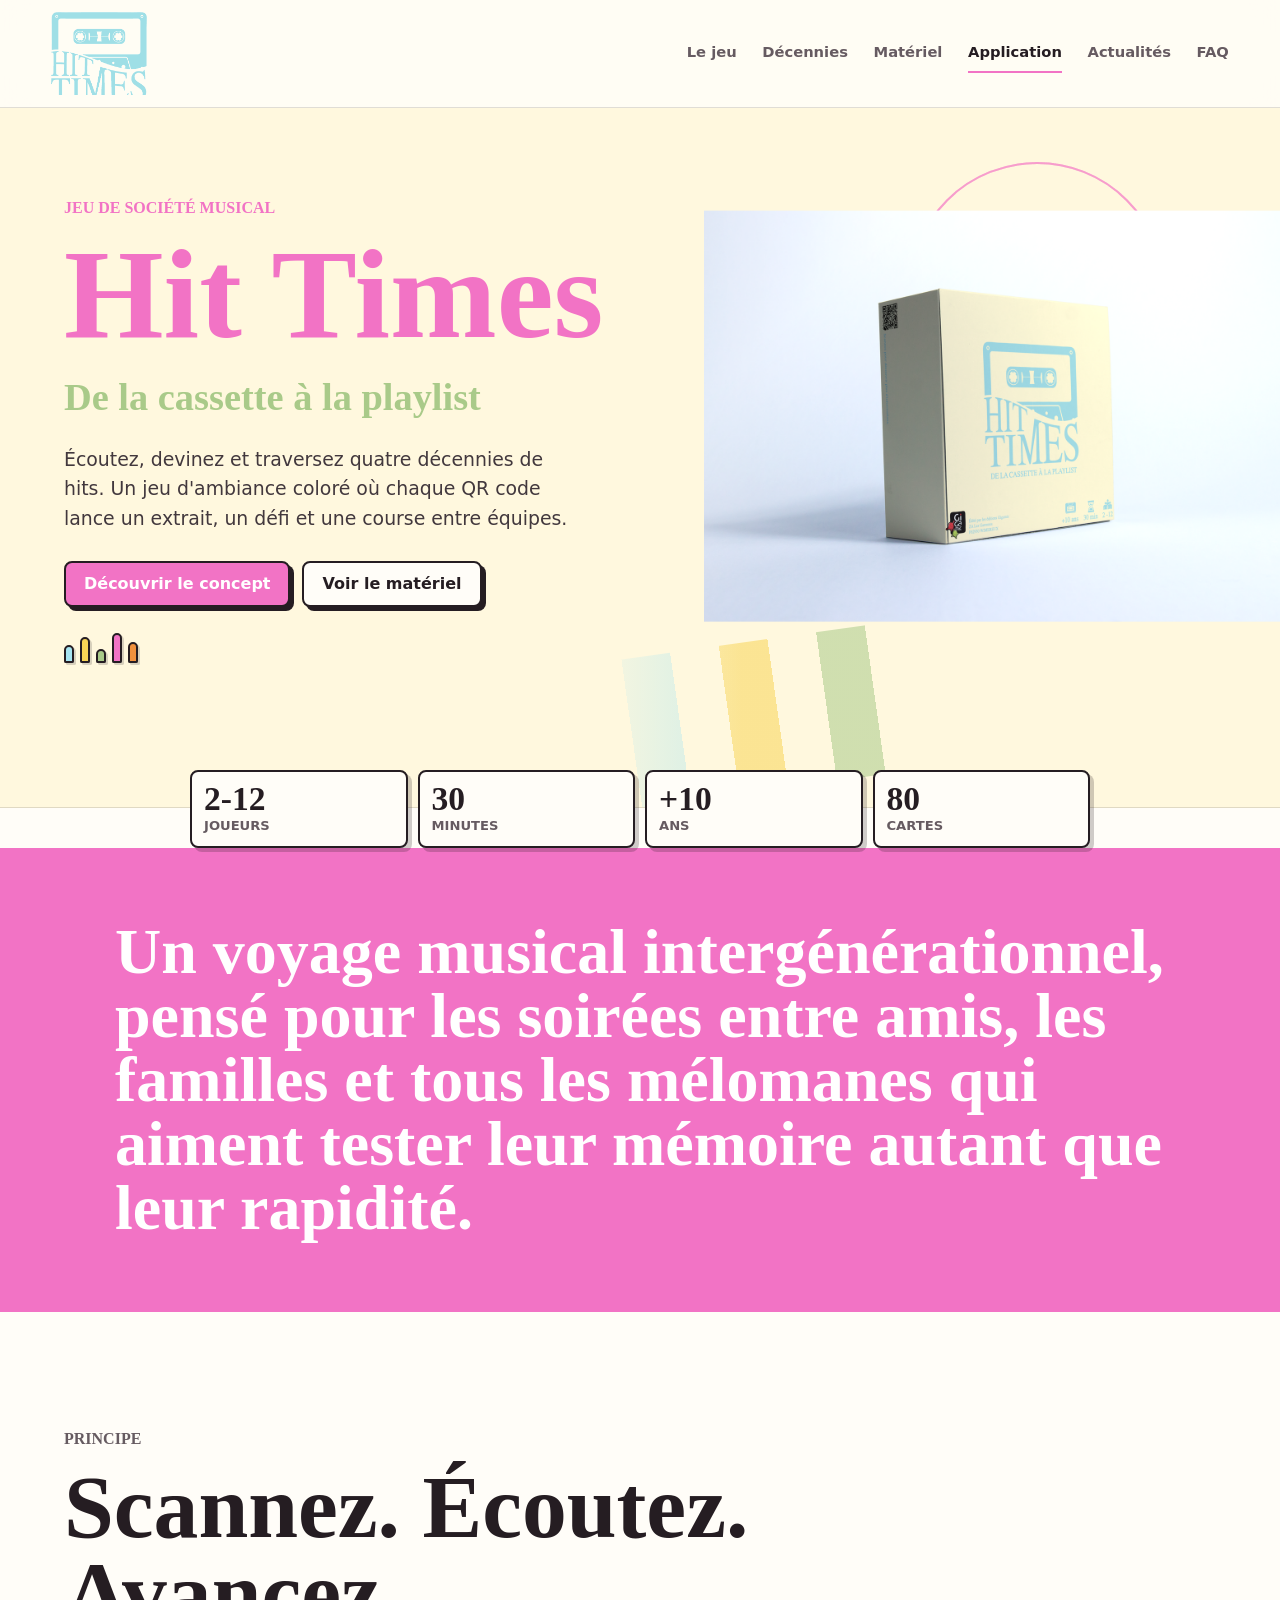
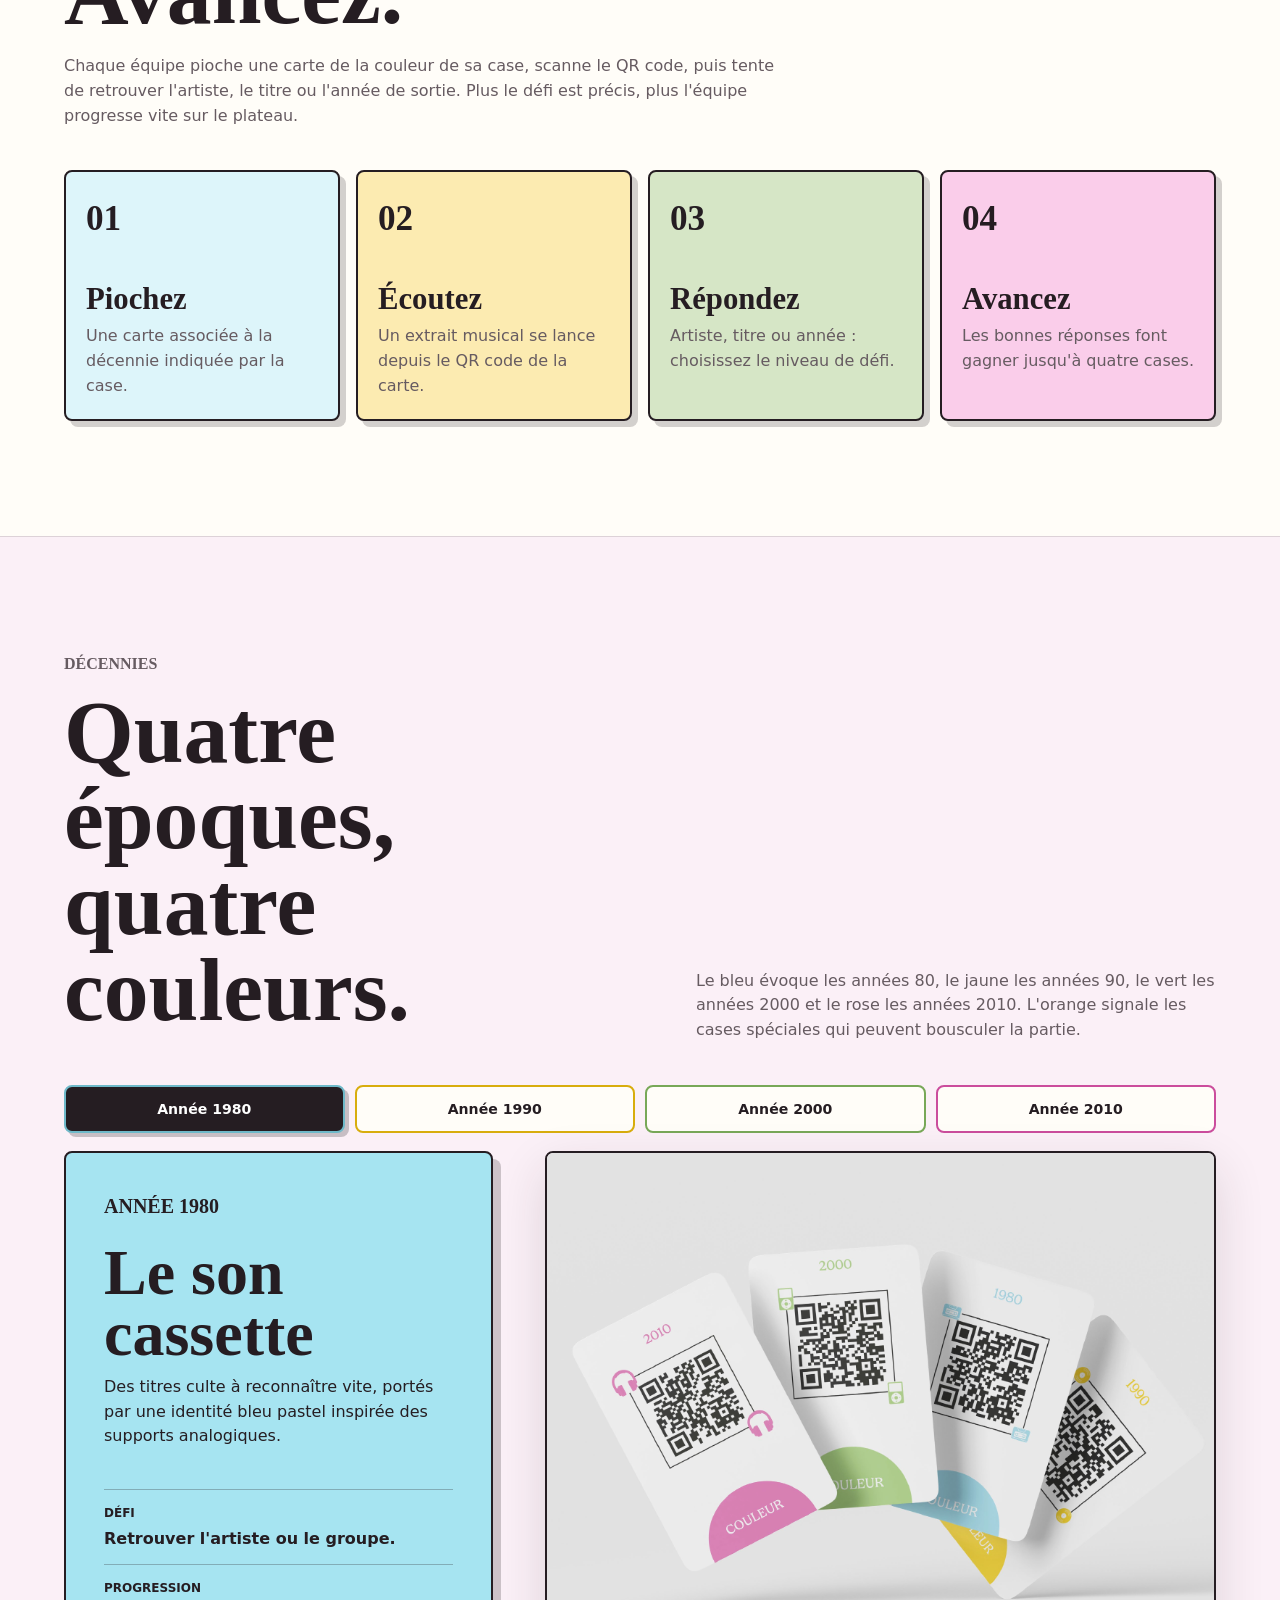
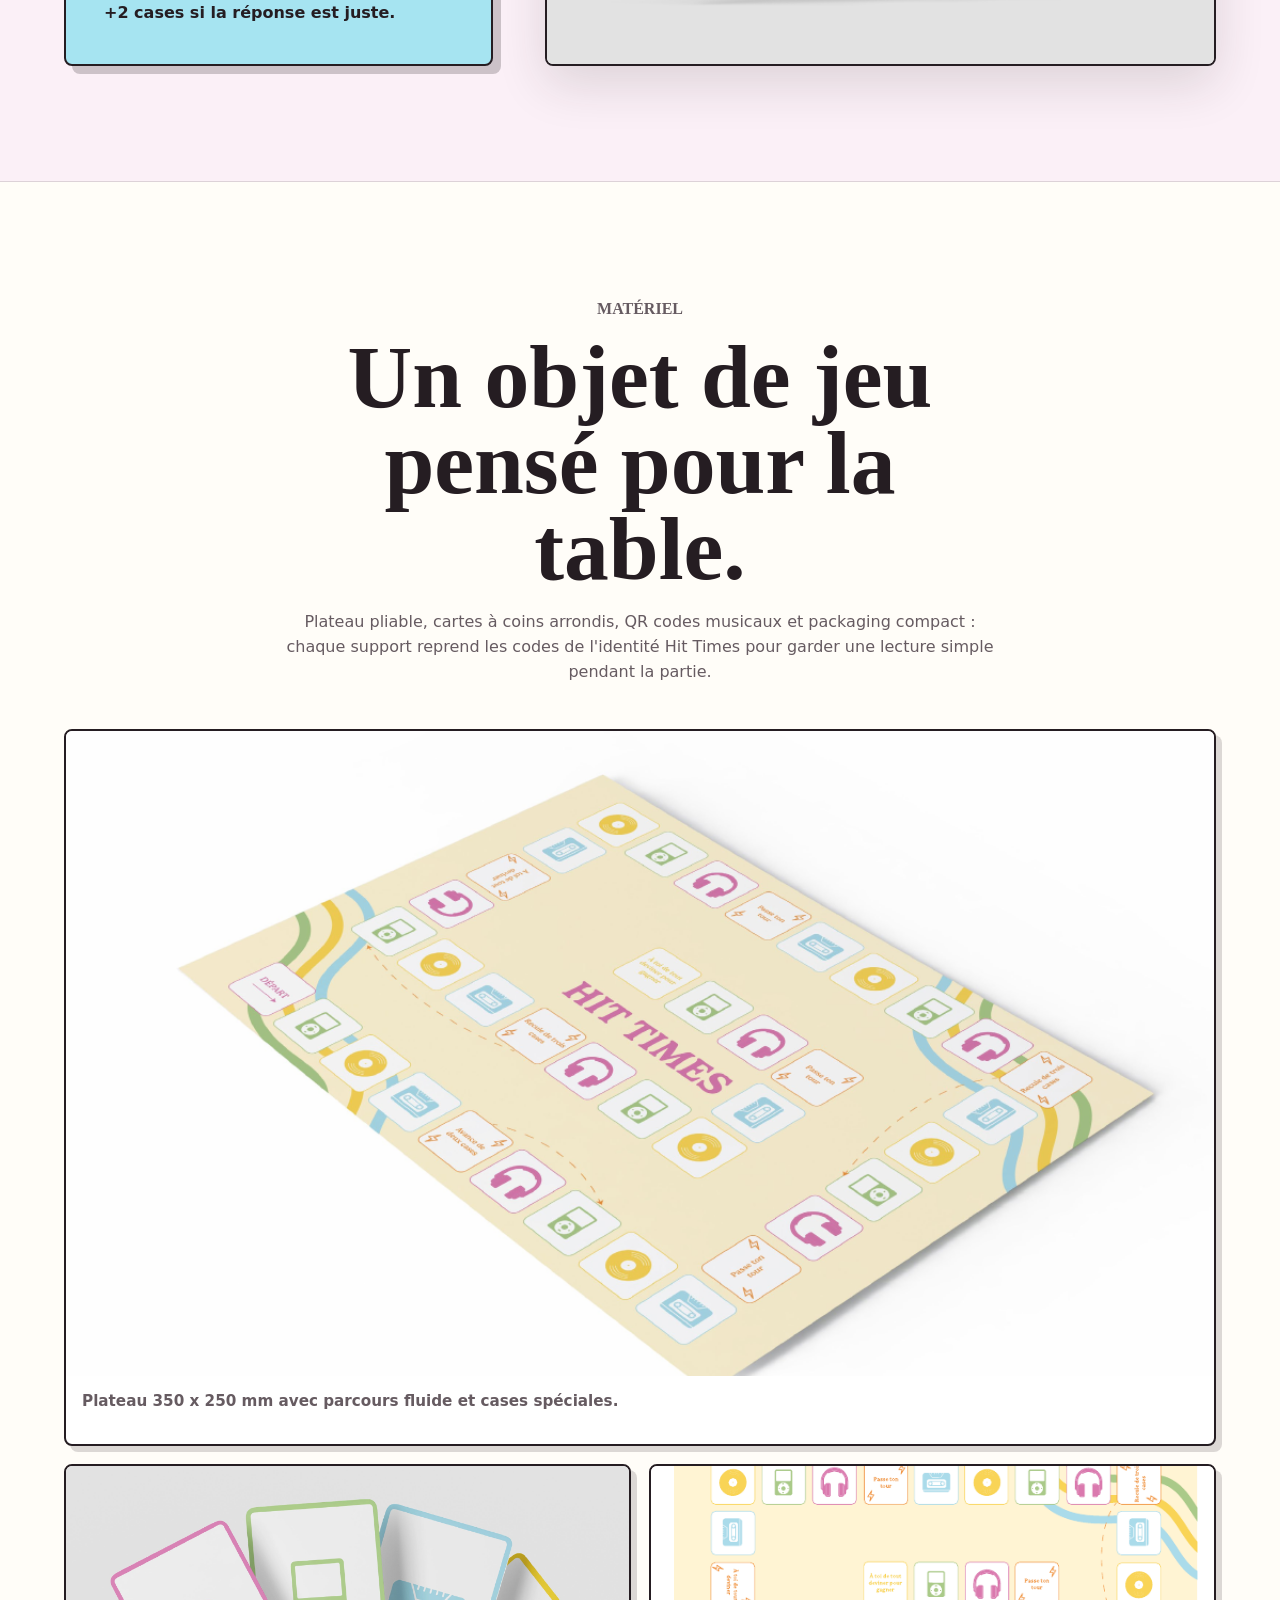
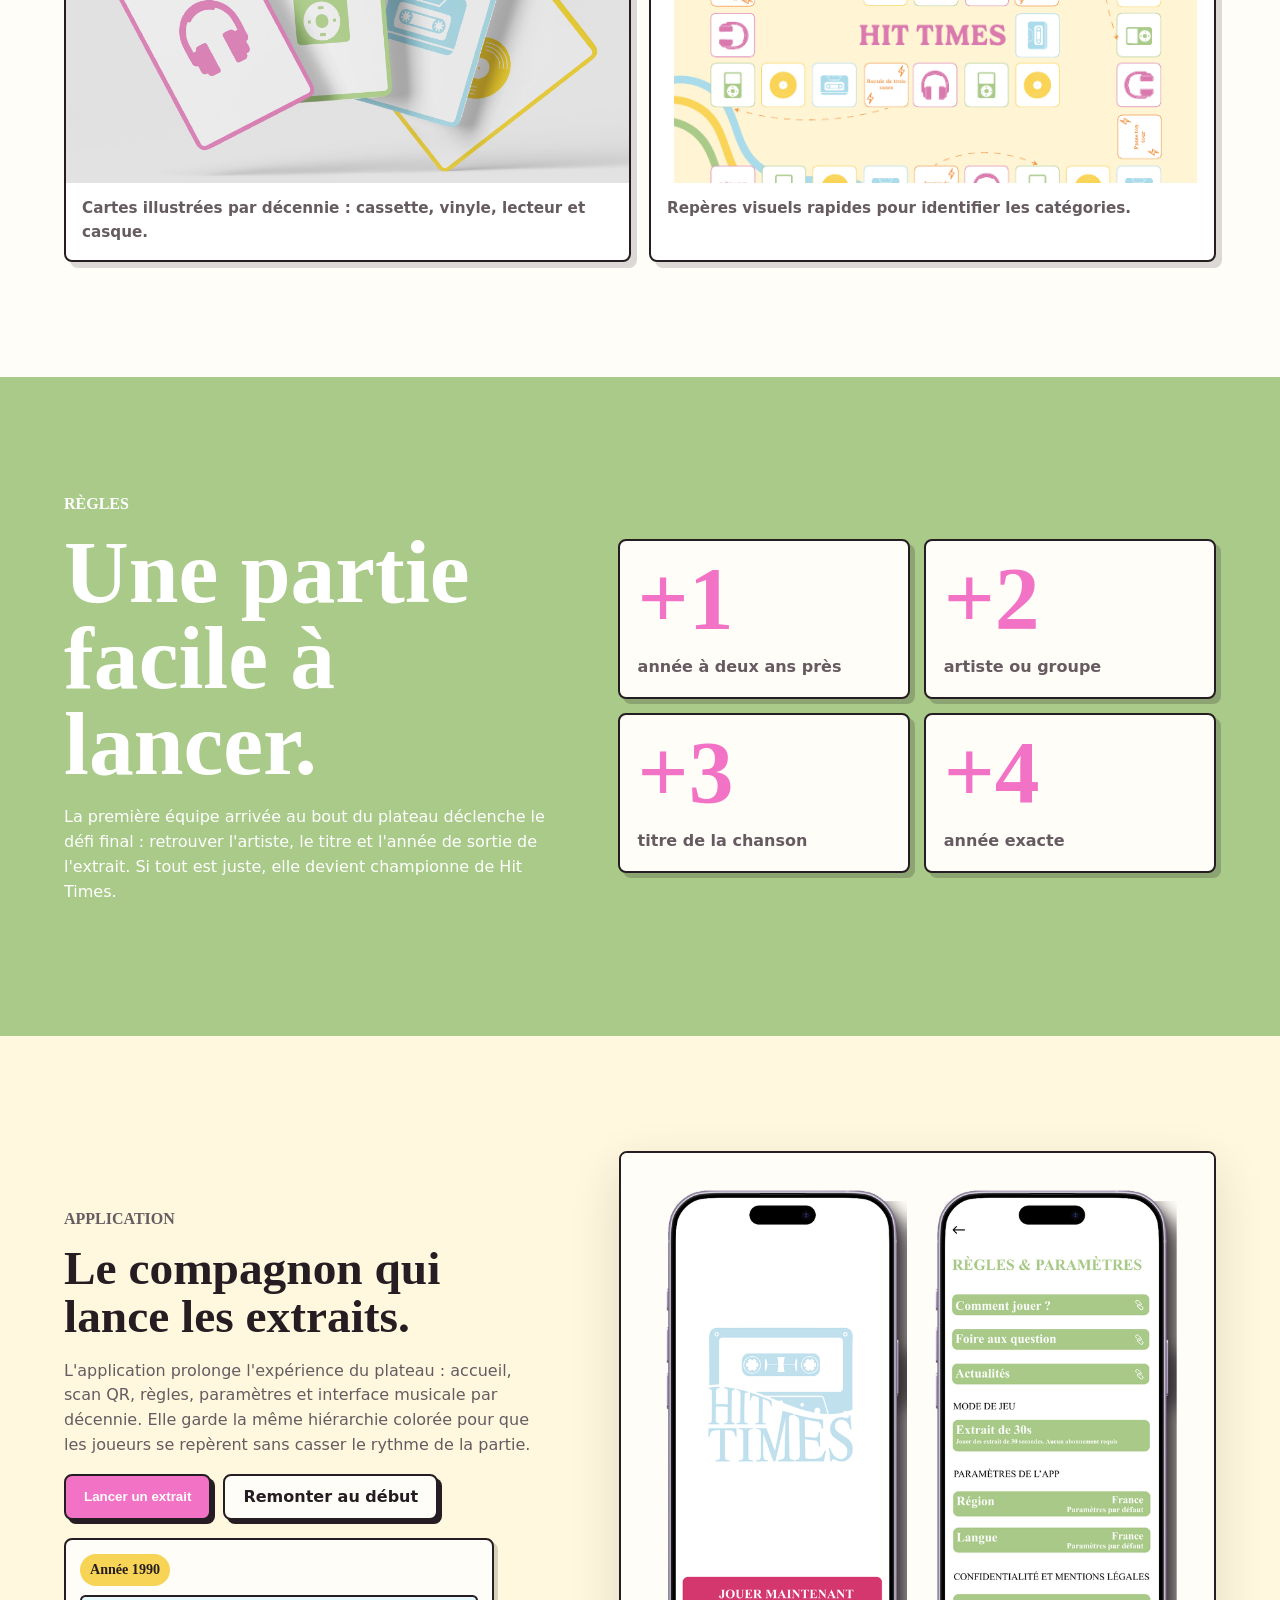
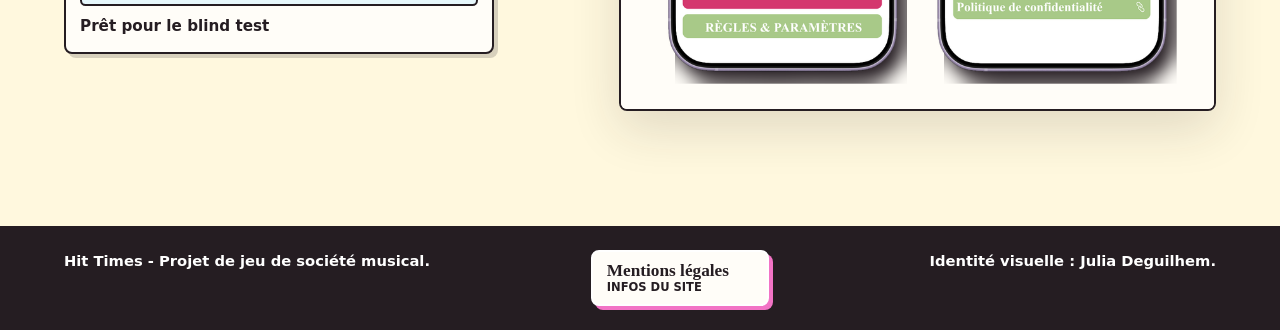
<file: index.html>
<!doctype html>
<html lang="fr">
  <head>
    <meta charset="utf-8">
    <meta name="viewport" content="width=device-width, initial-scale=1">
    <title>Hit Times - Jeu de societe musical</title>
    <meta
      name="description"
      content="Hit Times est un jeu de societe musical qui fait voyager les joueurs de la cassette a la playlist."
    >
    <link rel="icon" type="image/png" href="assets/favicon.png">
    <link rel="stylesheet" href="styles.css?v=10">
  </head>
  <body>
    <header class="site-header" aria-label="Navigation principale">
      <a class="brand" href="#accueil" aria-label="Hit Times accueil">
        <img src="assets/hit-times-logo.png" alt="Hit Times">
      </a>
      <nav>
        <a href="#jeu">Le jeu</a>
        <a href="#decennies">Décennies</a>
        <a href="#materiel">Matériel</a>
        <a href="#application">Application</a>
        <a href="actualites.html">Actualités</a>
        <a href="faq.html">FAQ</a>
      </nav>
    </header>

    <main>
      <section class="hero" id="accueil" aria-labelledby="hero-title">
        <div class="sound-orbit" aria-hidden="true">
          <span></span>
          <span></span>
          <span></span>
        </div>
        <div class="hero-copy">
          <p class="eyebrow">Jeu de société musical</p>
          <h1 id="hero-title">Hit Times</h1>
          <p class="tagline">De la cassette à la playlist</p>
          <p class="hero-text">
            Écoutez, devinez et traversez quatre décennies de hits. Un jeu
            d'ambiance coloré où chaque QR code lance un extrait, un défi et
            une course entre équipes.
          </p>
          <div class="hero-actions" aria-label="Actions principales">
            <a class="button primary" href="#jeu">Découvrir le concept</a>
            <a class="button secondary" href="#materiel">Voir le matériel</a>
          </div>
          <div class="equalizer" aria-hidden="true">
            <span></span>
            <span></span>
            <span></span>
            <span></span>
            <span></span>
          </div>
        </div>

        <img class="hero-product" src="assets/hero-box.png" alt="Boîte du jeu Hit Times">
      </section>

      <ul class="quick-facts" aria-label="Informations rapides">
        <li><strong>2-12</strong><span>joueurs</span></li>
        <li><strong>30</strong><span>minutes</span></li>
        <li><strong>+10</strong><span>ans</span></li>
        <li><strong>80</strong><span>cartes</span></li>
      </ul>

      <section class="intro-band" aria-label="Promesse du jeu">
        <p>
          Un voyage musical intergénérationnel, pensé pour les soirées entre
          amis, les familles et tous les mélomanes qui aiment tester leur
          mémoire autant que leur rapidité.
        </p>
      </section>

      <section class="section gameplay" id="jeu" aria-labelledby="gameplay-title">
        <div class="section-copy">
          <p class="eyebrow">Principe</p>
          <h2 id="gameplay-title">Scannez. Écoutez. Avancez.</h2>
          <p>
            Chaque équipe pioche une carte de la couleur de sa case, scanne le
            QR code, puis tente de retrouver l'artiste, le titre ou l'année de
            sortie. Plus le défi est précis, plus l'équipe progresse vite sur
            le plateau.
          </p>
        </div>

        <div class="steps" aria-label="Étapes de jeu">
          <article>
            <span>01</span>
            <h3>Piochez</h3>
            <p>Une carte associée à la décennie indiquée par la case.</p>
          </article>
          <article>
            <span>02</span>
            <h3>Écoutez</h3>
            <p>Un extrait musical se lance depuis le QR code de la carte.</p>
          </article>
          <article>
            <span>03</span>
            <h3>Répondez</h3>
            <p>Artiste, titre ou année : choisissez le niveau de défi.</p>
          </article>
          <article>
            <span>04</span>
            <h3>Avancez</h3>
            <p>Les bonnes réponses font gagner jusqu'à quatre cases.</p>
          </article>
        </div>
      </section>

      <section class="section decades" id="decennies" aria-labelledby="decades-title">
        <div class="decades-heading">
          <div>
            <p class="eyebrow">Décennies</p>
            <h2 id="decades-title">Quatre époques, quatre couleurs.</h2>
          </div>
          <p>
            Le bleu évoque les années 80, le jaune les années 90, le vert les
            années 2000 et le rose les années 2010. L'orange signale les cases
            spéciales qui peuvent bousculer la partie.
          </p>
        </div>

        <div class="decade-controls" role="tablist" aria-label="Choisir une décennie">
          <button class="decade-tab is-active" type="button" data-decade="1980" role="tab" aria-selected="true">
            Année 1980
          </button>
          <button class="decade-tab" type="button" data-decade="1990" role="tab" aria-selected="false">
            Année 1990
          </button>
          <button class="decade-tab" type="button" data-decade="2000" role="tab" aria-selected="false">
            Année 2000
          </button>
          <button class="decade-tab" type="button" data-decade="2010" role="tab" aria-selected="false">
            Année 2010
          </button>
        </div>

        <div class="decade-stage" data-current="1980">
          <div class="decade-card" aria-live="polite">
            <p class="decade-year" id="decade-year">Année 1980</p>
            <h3 id="decade-title">Le son cassette</h3>
            <p id="decade-copy">
              Des titres culte à reconnaître vite, portés par une identité
              bleu pastel inspirée des supports analogiques.
            </p>
            <dl>
              <div>
                <dt>Défi</dt>
                <dd id="decade-challenge">Retrouver l'artiste ou le groupe.</dd>
              </div>
              <div>
                <dt>Progression</dt>
                <dd id="decade-points">+2 cases si la réponse est juste.</dd>
              </div>
            </dl>
          </div>
          <img src="assets/card-fronts.png" alt="Cartes Hit Times avec QR codes par décennie">
        </div>
      </section>

      <section class="section material" id="materiel" aria-labelledby="material-title">
        <div class="section-copy centered">
          <p class="eyebrow">Matériel</p>
          <h2 id="material-title">Un objet de jeu pensé pour la table.</h2>
          <p>
            Plateau pliable, cartes à coins arrondis, QR codes musicaux et
            packaging compact : chaque support reprend les codes de l'identité
            Hit Times pour garder une lecture simple pendant la partie.
          </p>
        </div>

        <div class="gallery">
          <figure class="gallery-item wide">
            <img src="assets/board-mockup.png" alt="Plateau de jeu Hit Times en perspective">
            <figcaption>Plateau 350 x 250 mm avec parcours fluide et cases spéciales.</figcaption>
          </figure>
          <figure class="gallery-item">
            <img src="assets/card-backs.png" alt="Dos de cartes Hit Times avec pictogrammes musicaux">
            <figcaption>Cartes illustrées par décennie : cassette, vinyle, lecteur et casque.</figcaption>
          </figure>
          <figure class="gallery-item">
            <img src="assets/board-flat.png" alt="Vue du plateau Hit Times">
            <figcaption>Repères visuels rapides pour identifier les catégories.</figcaption>
          </figure>
        </div>
      </section>

      <section class="section rules" aria-labelledby="rules-title">
        <div class="rules-copy">
          <p class="eyebrow">Règles</p>
          <h2 id="rules-title">Une partie facile à lancer.</h2>
          <p>
            La première équipe arrivée au bout du plateau déclenche le défi
            final : retrouver l'artiste, le titre et l'année de sortie de
            l'extrait. Si tout est juste, elle devient championne de Hit Times.
          </p>
        </div>

        <div class="score-list" aria-label="Barème de progression">
          <article>
            <strong>+1</strong>
            <span>année à deux ans près</span>
          </article>
          <article>
            <strong>+2</strong>
            <span>artiste ou groupe</span>
          </article>
          <article>
            <strong>+3</strong>
            <span>titre de la chanson</span>
          </article>
          <article>
            <strong>+4</strong>
            <span>année exacte</span>
          </article>
        </div>
      </section>

      <section class="section app-section" id="application" aria-labelledby="app-title">
        <div class="app-copy">
          <p class="eyebrow">Application</p>
          <h2 id="app-title">Le compagnon qui lance les extraits.</h2>
          <p>
            L'application prolonge l'expérience du plateau : accueil, scan QR,
            règles, paramètres et interface musicale par décennie. Elle garde
            la même hiérarchie colorée pour que les joueurs se repèrent sans
            casser le rythme de la partie.
          </p>
          <div class="app-actions">
            <button class="button primary demo-button" type="button" aria-pressed="false">
              Lancer un extrait
            </button>
            <a class="button secondary" href="#accueil">Remonter au début</a>
          </div>
          <div class="demo-player" aria-live="polite">
            <span class="demo-label">Année 1990</span>
            <div class="demo-track" aria-hidden="true">
              <span></span>
            </div>
            <strong class="demo-status">Prêt pour le blind test</strong>
          </div>
        </div>
        <img src="assets/app-preview.png" alt="Aperçu de l'application mobile Hit Times">
      </section>
    </main>

    <footer class="site-footer">
      <p>Hit Times - Projet de jeu de société musical.</p>
      <a class="legal-card" href="mentions-legales.html">
        <span>Mentions légales</span>
        <strong>Infos du site</strong>
      </a>
      <p>Identité visuelle : Julia Deguilhem.</p>
    </footer>

    <script src="script.js?v=3"></script>
  </body>
</html>
</file>
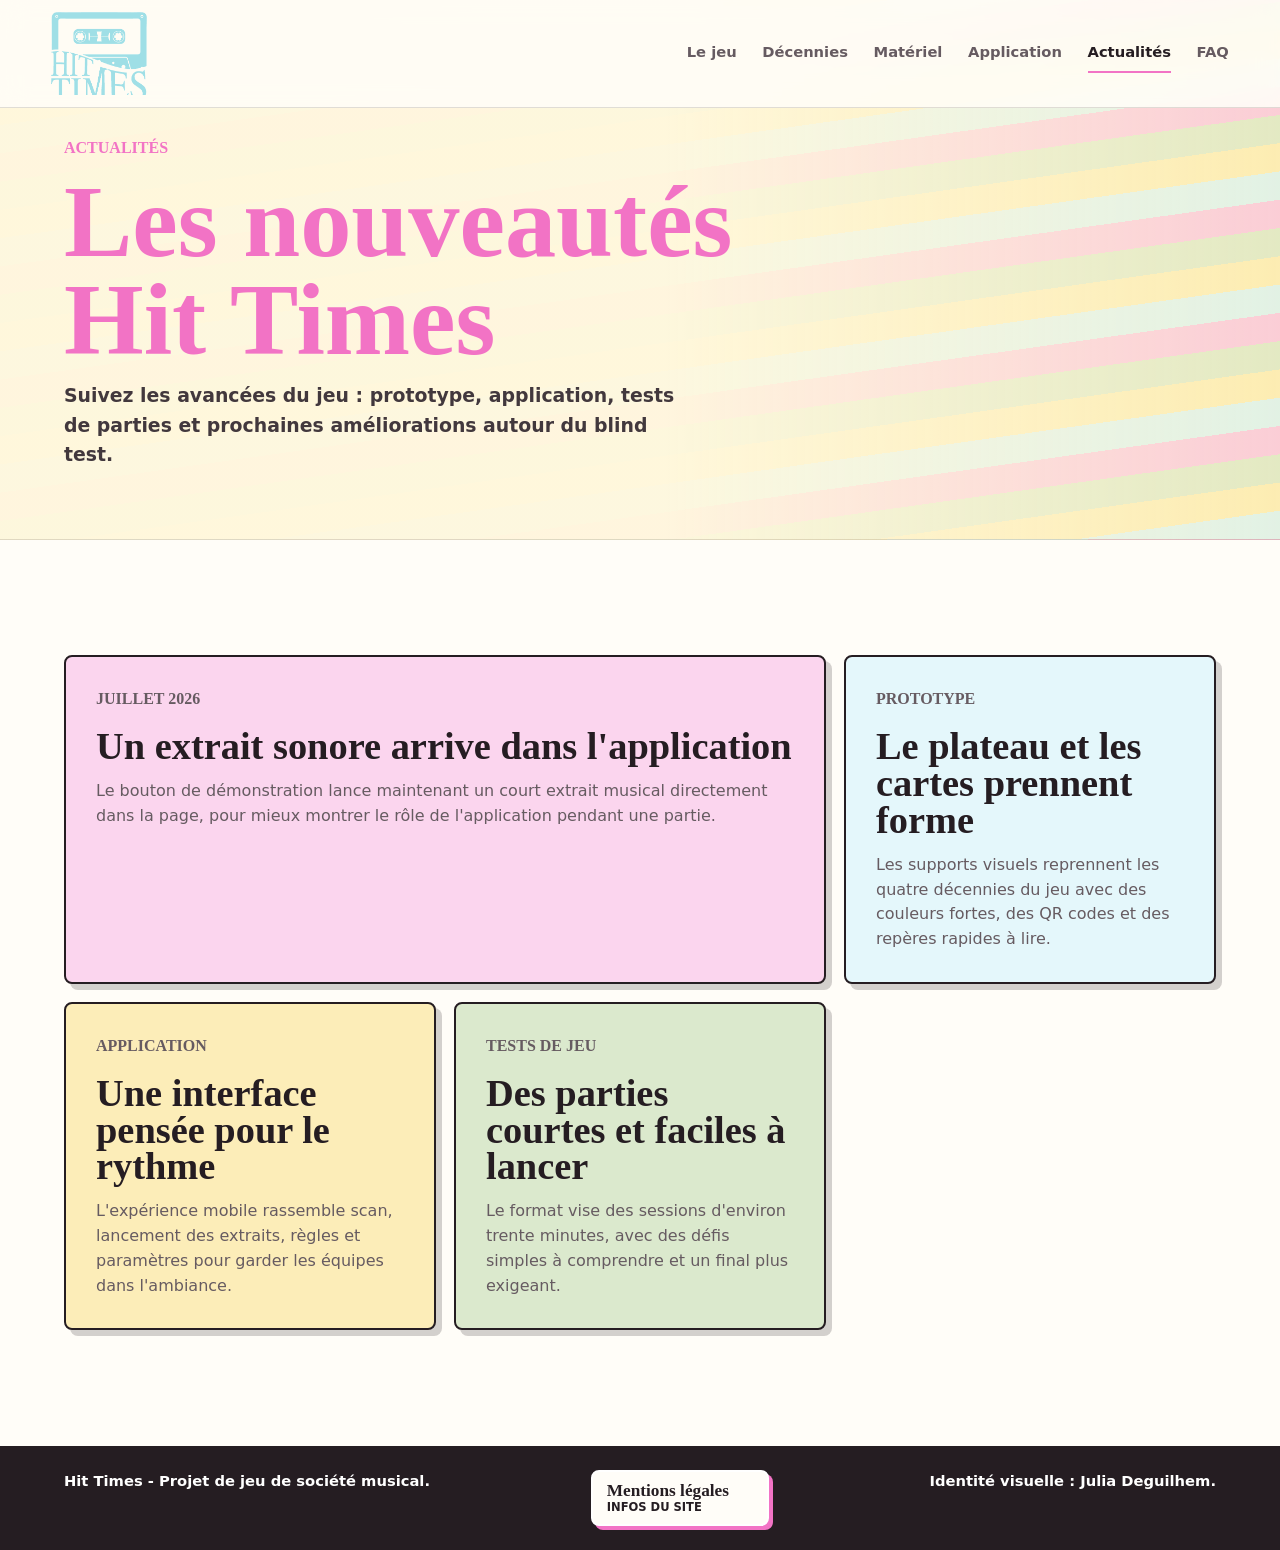
<file: actualites.html>
<!doctype html>
<html lang="fr">
  <head>
    <meta charset="utf-8">
    <meta name="viewport" content="width=device-width, initial-scale=1">
    <title>Actualités - Hit Times</title>
    <meta
      name="description"
      content="Actualités du projet Hit Times : application, matériel, tests de jeu et avancement du jeu de société musical."
    >
    <link rel="icon" type="image/png" href="assets/favicon.png">
    <link rel="stylesheet" href="styles.css?v=10">
  </head>
  <body>
    <header class="site-header" aria-label="Navigation principale">
      <a class="brand" href="index.html#accueil" aria-label="Hit Times accueil">
        <img src="assets/hit-times-logo.png" alt="Hit Times">
      </a>
      <nav>
        <a href="index.html#jeu">Le jeu</a>
        <a href="index.html#decennies">Décennies</a>
        <a href="index.html#materiel">Matériel</a>
        <a href="index.html#application">Application</a>
        <a href="actualites.html" class="is-active">Actualités</a>
        <a href="faq.html">FAQ</a>
      </nav>
    </header>

    <main>
      <section class="subpage-hero news-hero" aria-labelledby="news-title">
        <div>
          <p class="eyebrow">Actualités</p>
          <h1 id="news-title">Les nouveautés Hit Times</h1>
          <p>
            Suivez les avancées du jeu : prototype, application, tests de
            parties et prochaines améliorations autour du blind test.
          </p>
        </div>
      </section>

      <section class="section news-section" aria-label="Liste des actualités">
        <div class="news-grid">
          <article class="news-card featured">
            <p class="news-date">Juillet 2026</p>
            <h2>Un extrait sonore arrive dans l'application</h2>
            <p>
              Le bouton de démonstration lance maintenant un court extrait
              musical directement dans la page, pour mieux montrer le rôle de
              l'application pendant une partie.
            </p>
          </article>

          <article class="news-card">
            <p class="news-date">Prototype</p>
            <h2>Le plateau et les cartes prennent forme</h2>
            <p>
              Les supports visuels reprennent les quatre décennies du jeu avec
              des couleurs fortes, des QR codes et des repères rapides à lire.
            </p>
          </article>

          <article class="news-card">
            <p class="news-date">Application</p>
            <h2>Une interface pensée pour le rythme</h2>
            <p>
              L'expérience mobile rassemble scan, lancement des extraits,
              règles et paramètres pour garder les équipes dans l'ambiance.
            </p>
          </article>

          <article class="news-card">
            <p class="news-date">Tests de jeu</p>
            <h2>Des parties courtes et faciles à lancer</h2>
            <p>
              Le format vise des sessions d'environ trente minutes, avec des
              défis simples à comprendre et un final plus exigeant.
            </p>
          </article>
        </div>
      </section>
    </main>

    <footer class="site-footer">
      <p>Hit Times - Projet de jeu de société musical.</p>
      <a class="legal-card" href="mentions-legales.html">
        <span>Mentions légales</span>
        <strong>Infos du site</strong>
      </a>
      <p>Identité visuelle : Julia Deguilhem.</p>
    </footer>
  </body>
</html>
</file>
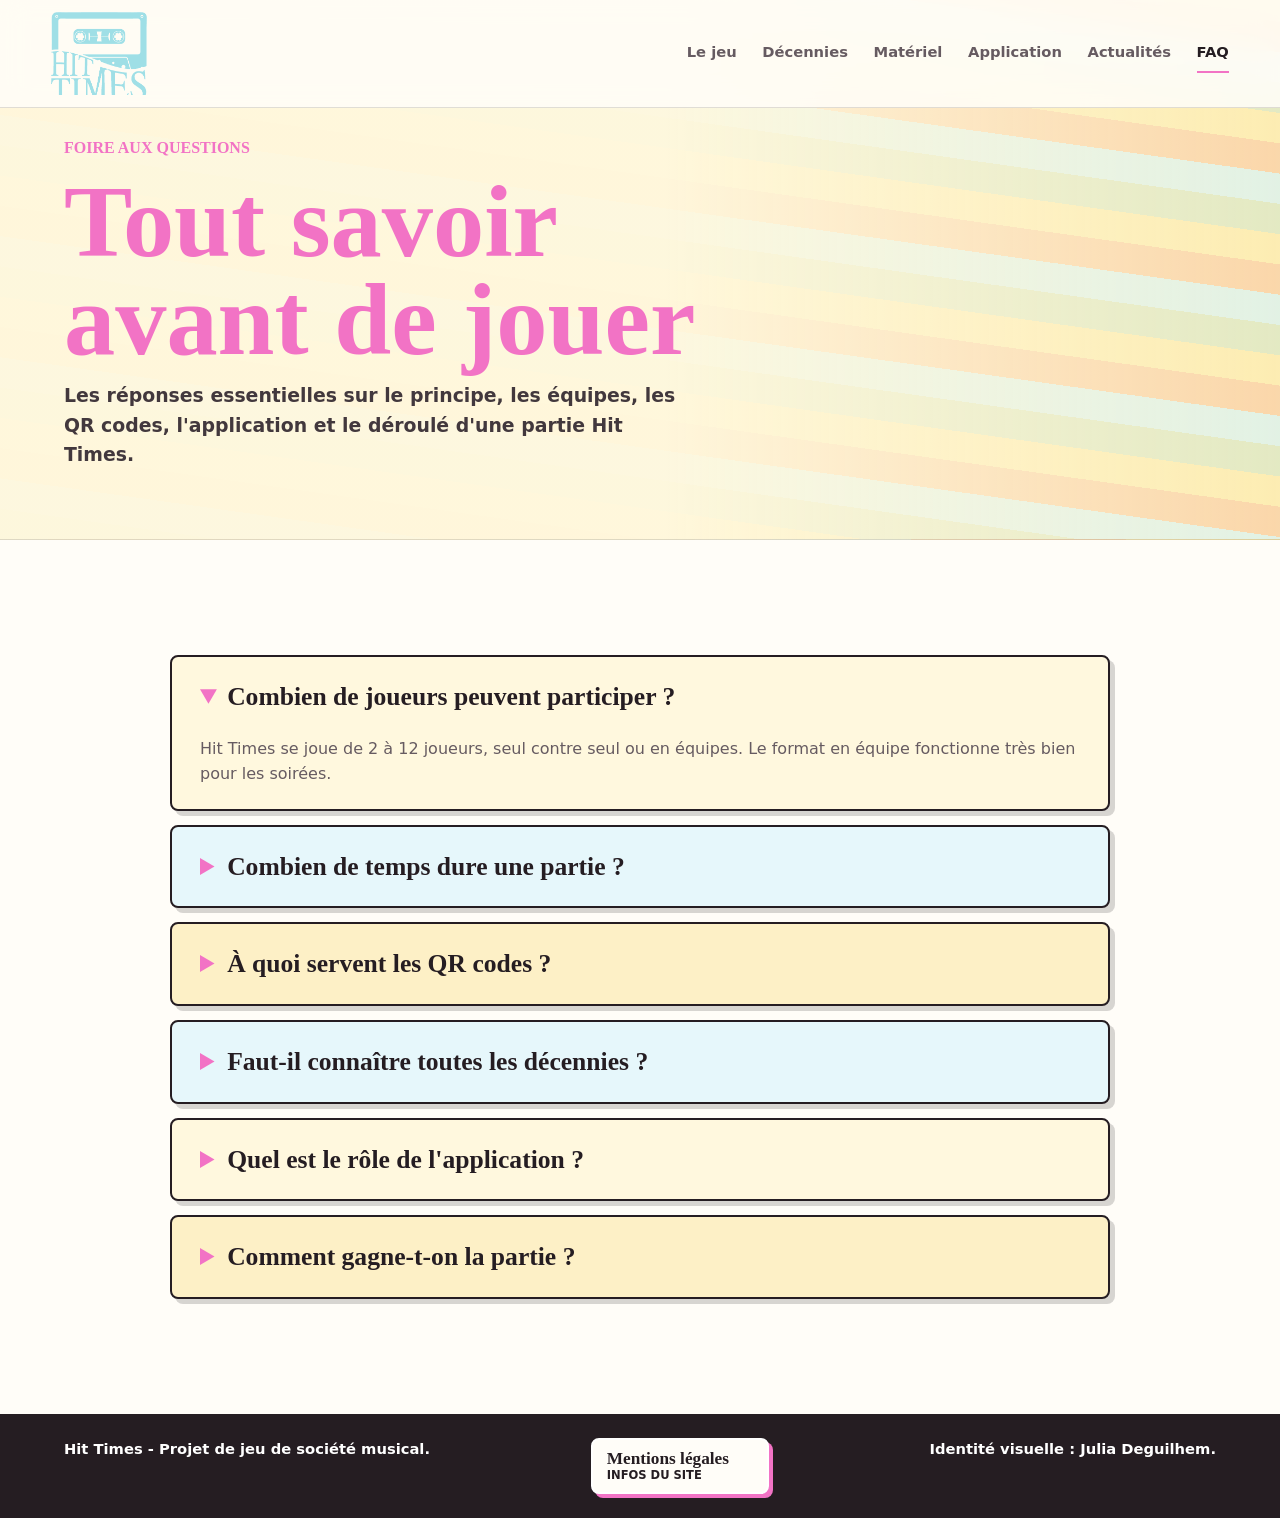
<file: faq.html>
<!doctype html>
<html lang="fr">
  <head>
    <meta charset="utf-8">
    <meta name="viewport" content="width=device-width, initial-scale=1">
    <title>FAQ - Hit Times</title>
    <meta
      name="description"
      content="Foire aux questions Hit Times : règles, joueurs, durée, application, QR codes et matériel du jeu musical."
    >
    <link rel="icon" type="image/png" href="assets/favicon.png">
    <link rel="stylesheet" href="styles.css?v=10">
  </head>
  <body>
    <header class="site-header" aria-label="Navigation principale">
      <a class="brand" href="index.html#accueil" aria-label="Hit Times accueil">
        <img src="assets/hit-times-logo.png" alt="Hit Times">
      </a>
      <nav>
        <a href="index.html#jeu">Le jeu</a>
        <a href="index.html#decennies">Décennies</a>
        <a href="index.html#materiel">Matériel</a>
        <a href="index.html#application">Application</a>
        <a href="actualites.html">Actualités</a>
        <a href="faq.html" class="is-active">FAQ</a>
      </nav>
    </header>

    <main>
      <section class="subpage-hero faq-hero" aria-labelledby="faq-title">
        <div>
          <p class="eyebrow">Foire aux questions</p>
          <h1 id="faq-title">Tout savoir avant de jouer</h1>
          <p>
            Les réponses essentielles sur le principe, les équipes, les QR
            codes, l'application et le déroulé d'une partie Hit Times.
          </p>
        </div>
      </section>

      <section class="section faq-section" aria-label="Questions fréquentes">
        <div class="faq-list">
          <details open>
            <summary>Combien de joueurs peuvent participer ?</summary>
            <p>
              Hit Times se joue de 2 à 12 joueurs, seul contre seul ou en
              équipes. Le format en équipe fonctionne très bien pour les
              soirées.
            </p>
          </details>

          <details>
            <summary>Combien de temps dure une partie ?</summary>
            <p>
              Une partie dure environ 30 minutes. La durée peut varier selon le
              nombre d'équipes et le temps pris pour répondre aux défis.
            </p>
          </details>

          <details>
            <summary>À quoi servent les QR codes ?</summary>
            <p>
              Les QR codes lancent les extraits musicaux liés aux cartes. Ils
              permettent de passer rapidement du plateau à l'écoute.
            </p>
          </details>

          <details>
            <summary>Faut-il connaître toutes les décennies ?</summary>
            <p>
              Non. Le jeu mélange reconnaissance, mémoire et intuition. Les
              défis peuvent porter sur l'artiste, le titre ou l'année, avec des
              niveaux de précision différents.
            </p>
          </details>

          <details>
            <summary>Quel est le rôle de l'application ?</summary>
            <p>
              L'application accompagne la partie avec le scan QR, le lancement
              des extraits, les règles et une interface visuelle par décennie.
            </p>
          </details>

          <details>
            <summary>Comment gagne-t-on la partie ?</summary>
            <p>
              La première équipe arrivée au bout déclenche le défi final. Elle
              doit retrouver l'artiste, le titre et l'année exacte de l'extrait
              pour devenir championne.
            </p>
          </details>
        </div>
      </section>
    </main>

    <footer class="site-footer">
      <p>Hit Times - Projet de jeu de société musical.</p>
      <a class="legal-card" href="mentions-legales.html">
        <span>Mentions légales</span>
        <strong>Infos du site</strong>
      </a>
      <p>Identité visuelle : Julia Deguilhem.</p>
    </footer>
  </body>
</html>
</file>
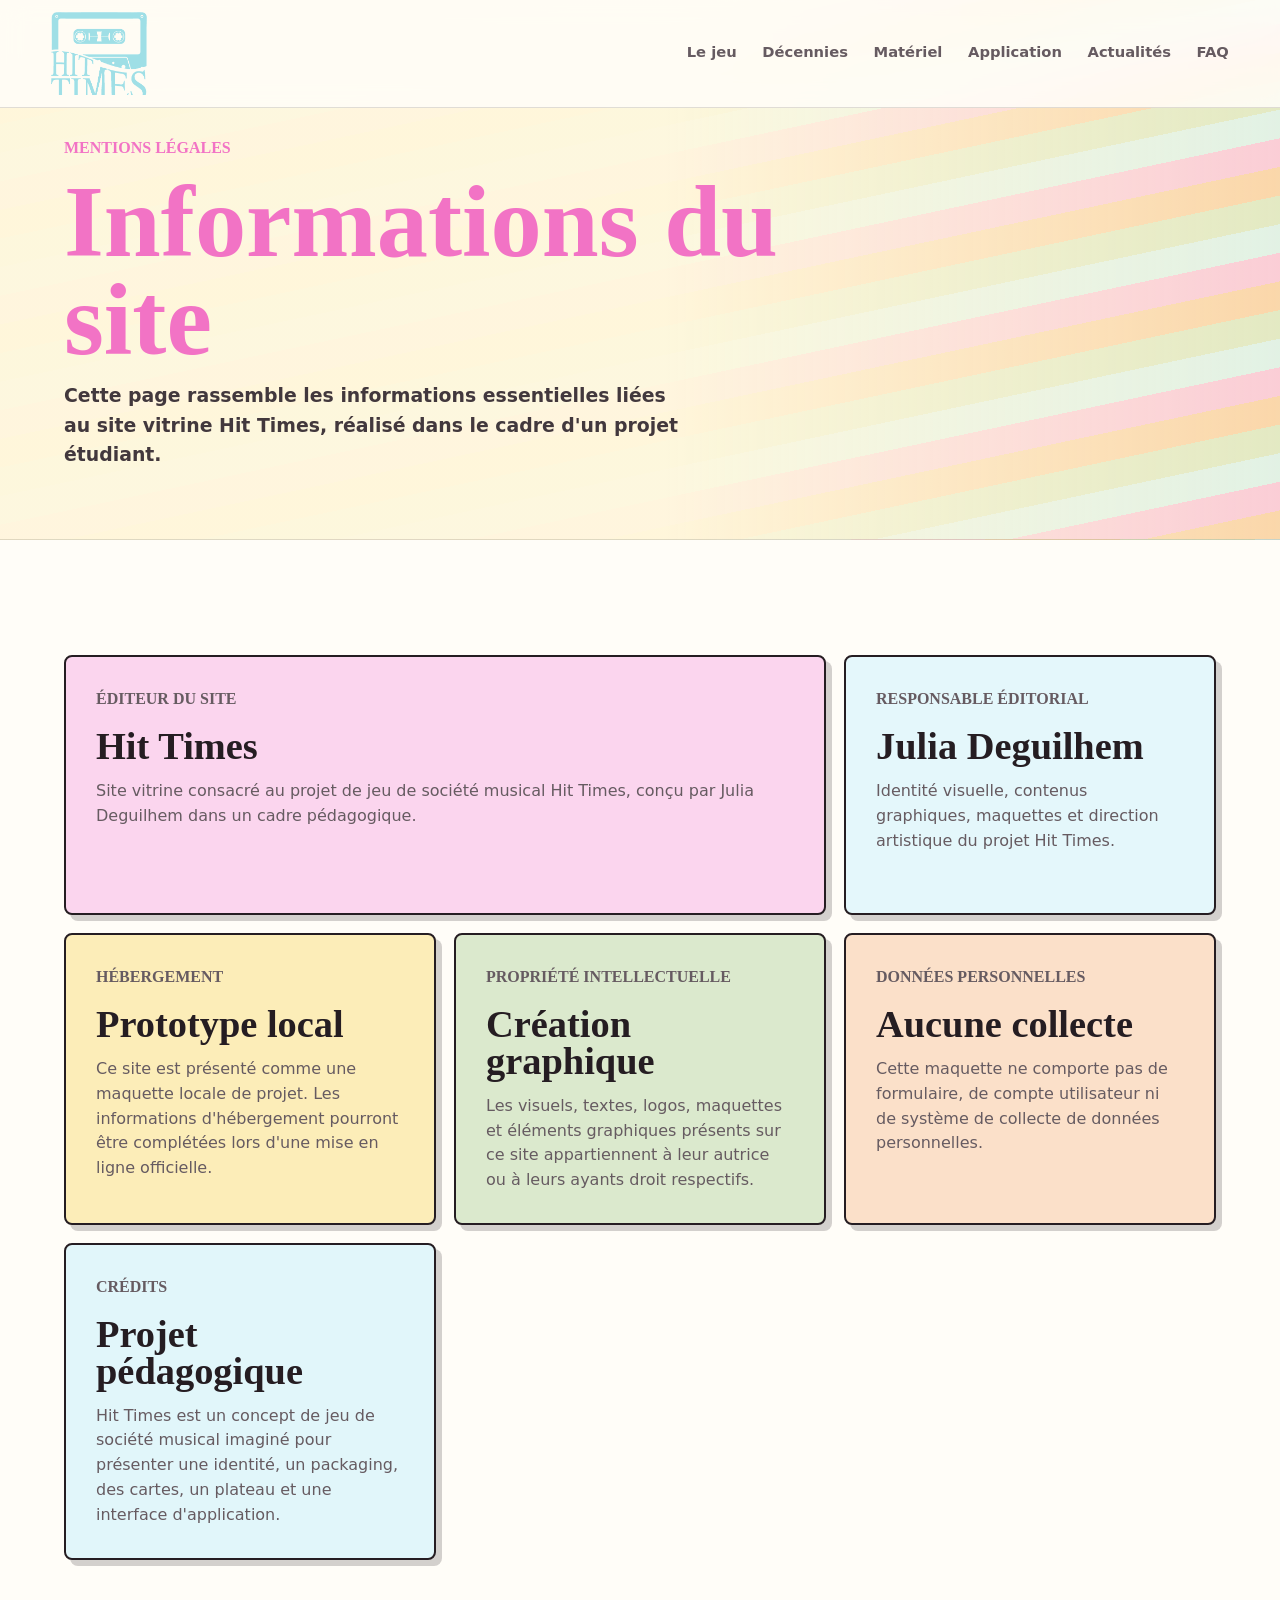
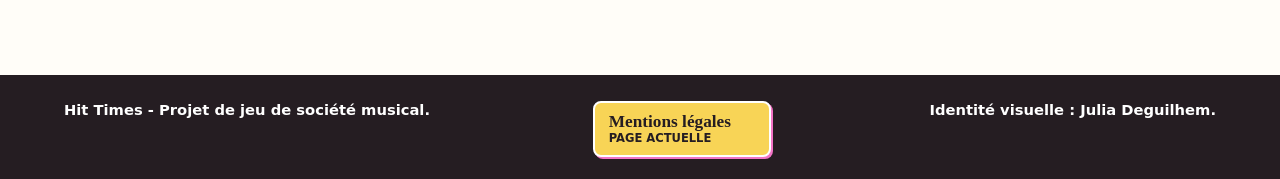
<file: mentions-legales.html>
<!doctype html>
<html lang="fr">
  <head>
    <meta charset="utf-8">
    <meta name="viewport" content="width=device-width, initial-scale=1">
    <title>Mentions légales - Hit Times</title>
    <meta
      name="description"
      content="Mentions légales du site vitrine Hit Times, projet étudiant de jeu de société musical."
    >
    <link rel="icon" type="image/png" href="assets/favicon.png">
    <link rel="stylesheet" href="styles.css?v=10">
  </head>
  <body>
    <header class="site-header" aria-label="Navigation principale">
      <a class="brand" href="index.html#accueil" aria-label="Hit Times accueil">
        <img src="assets/hit-times-logo.png" alt="Hit Times">
      </a>
      <nav>
        <a href="index.html#jeu">Le jeu</a>
        <a href="index.html#decennies">Décennies</a>
        <a href="index.html#materiel">Matériel</a>
        <a href="index.html#application">Application</a>
        <a href="actualites.html">Actualités</a>
        <a href="faq.html">FAQ</a>
      </nav>
    </header>

    <main>
      <section class="subpage-hero legal-hero" aria-labelledby="legal-title">
        <div>
          <p class="eyebrow">Mentions légales</p>
          <h1 id="legal-title">Informations du site</h1>
          <p>
            Cette page rassemble les informations essentielles liées au site
            vitrine Hit Times, réalisé dans le cadre d'un projet étudiant.
          </p>
        </div>
      </section>

      <section class="section legal-section" aria-label="Mentions légales détaillées">
        <div class="legal-grid">
          <article class="legal-info-card featured">
            <p class="news-date">Éditeur du site</p>
            <h2>Hit Times</h2>
            <p>
              Site vitrine consacré au projet de jeu de société musical Hit
              Times, conçu par Julia Deguilhem dans un cadre pédagogique.
            </p>
          </article>

          <article class="legal-info-card">
            <p class="news-date">Responsable éditorial</p>
            <h2>Julia Deguilhem</h2>
            <p>
              Identité visuelle, contenus graphiques, maquettes et direction
              artistique du projet Hit Times.
            </p>
          </article>

          <article class="legal-info-card">
            <p class="news-date">Hébergement</p>
            <h2>Prototype local</h2>
            <p>
              Ce site est présenté comme une maquette locale de projet. Les
              informations d'hébergement pourront être complétées lors d'une
              mise en ligne officielle.
            </p>
          </article>

          <article class="legal-info-card">
            <p class="news-date">Propriété intellectuelle</p>
            <h2>Création graphique</h2>
            <p>
              Les visuels, textes, logos, maquettes et éléments graphiques
              présents sur ce site appartiennent à leur autrice ou à leurs
              ayants droit respectifs.
            </p>
          </article>

          <article class="legal-info-card">
            <p class="news-date">Données personnelles</p>
            <h2>Aucune collecte</h2>
            <p>
              Cette maquette ne comporte pas de formulaire, de compte
              utilisateur ni de système de collecte de données personnelles.
            </p>
          </article>

          <article class="legal-info-card">
            <p class="news-date">Crédits</p>
            <h2>Projet pédagogique</h2>
            <p>
              Hit Times est un concept de jeu de société musical imaginé pour
              présenter une identité, un packaging, des cartes, un plateau et
              une interface d'application.
            </p>
          </article>
        </div>
      </section>
    </main>

    <footer class="site-footer">
      <p>Hit Times - Projet de jeu de société musical.</p>
      <a class="legal-card is-active" href="mentions-legales.html" aria-current="page">
        <span>Mentions légales</span>
        <strong>Page actuelle</strong>
      </a>
      <p>Identité visuelle : Julia Deguilhem.</p>
    </footer>
  </body>
</html>
</file>
<file: styles.css>
:root {
  --cream: #fff8de;
  --paper: #fffdf8;
  --ink: #251d22;
  --muted: #665b61;
  --line: rgba(37, 29, 34, 0.14);
  --blue: #a6e4f1;
  --yellow: #f8d456;
  --green: #a9ca89;
  --pink: #f273c5;
  --orange: #f1913d;
  --shadow: 0 18px 50px rgba(42, 33, 37, 0.14);
  --pop-shadow: 7px 7px 0 rgba(37, 29, 34, 0.22);
  --serif: Georgia, "Times New Roman", Times, serif;
  --sans: Inter, ui-sans-serif, system-ui, -apple-system, BlinkMacSystemFont, "Segoe UI", sans-serif;
}

* {
  box-sizing: border-box;
}

html {
  scroll-behavior: smooth;
}

body {
  margin: 0;
  background: var(--paper);
  color: var(--ink);
  font-family: var(--sans);
  font-size: 16px;
  line-height: 1.55;
}

body.is-ready .hero-copy > * {
  animation: rise-in 650ms ease both;
}

body.is-ready .hero-copy > *:nth-child(2) {
  animation-delay: 80ms;
}

body.is-ready .hero-copy > *:nth-child(3) {
  animation-delay: 140ms;
}

body.is-ready .hero-copy > *:nth-child(4) {
  animation-delay: 200ms;
}

body.is-ready .hero-copy > *:nth-child(5) {
  animation-delay: 260ms;
}

img {
  display: block;
  max-width: 100%;
}

a {
  color: inherit;
  text-decoration: none;
}

.site-header {
  position: fixed;
  top: 0;
  left: 0;
  right: 0;
  z-index: 20;
  display: flex;
  align-items: center;
  justify-content: space-between;
  gap: 24px;
  min-height: 74px;
  padding: 12px clamp(18px, 4vw, 54px);
  background: rgba(255, 253, 248, 0.88);
  border-bottom: 1px solid var(--line);
  backdrop-filter: blur(14px);
}

.brand {
  display: inline-flex;
  align-items: center;
  width: 96px;
  min-width: 72px;
  transition: transform 180ms ease;
}

.brand img {
  width: 100%;
}

.brand:hover,
.brand:focus-visible {
  transform: rotate(-2deg) scale(1.05);
}

nav {
  display: flex;
  flex-wrap: wrap;
  align-items: center;
  justify-content: flex-end;
  gap: clamp(12px, 2vw, 30px);
  color: var(--muted);
  font-size: 0.92rem;
  font-weight: 700;
}

nav a {
  border-bottom: 2px solid transparent;
  padding-block: 7px;
  transition: border-color 160ms ease, color 160ms ease, transform 160ms ease;
}

nav a:hover,
nav a:focus-visible,
nav a.is-active {
  border-color: var(--pink);
  color: var(--ink);
}

nav a:hover,
nav a:focus-visible {
  transform: translateY(-1px);
}

.hero {
  position: relative;
  display: grid;
  align-items: center;
  min-height: calc(100svh - 92px);
  overflow: hidden;
  padding: 104px clamp(22px, 5vw, 72px) 52px;
  background: var(--cream);
  border-bottom: 1px solid var(--line);
}

.hero::before {
  position: absolute;
  inset: 0 42% 0 0;
  z-index: 1;
  content: "";
  background: linear-gradient(90deg, var(--cream) 0 78%, rgba(255, 248, 222, 0));
  pointer-events: none;
}

.hero::after {
  position: absolute;
  right: -8vw;
  bottom: 46px;
  width: 64vw;
  height: 150px;
  content: "";
  background:
    linear-gradient(90deg, transparent 0 8%, var(--blue) 8% 14%, transparent 14% 20%, var(--yellow) 20% 26%, transparent 26% 32%, var(--green) 32% 38%, transparent 38% 100%);
  opacity: 0.55;
  transform: rotate(-8deg);
  animation: tape-lines 9s ease-in-out infinite;
}

.sound-orbit {
  position: absolute;
  right: clamp(20px, 9vw, 140px);
  top: clamp(105px, 18vh, 190px);
  z-index: 0;
  width: clamp(170px, 20vw, 290px);
  aspect-ratio: 1;
  pointer-events: none;
}

.sound-orbit span {
  position: absolute;
  inset: 0;
  border: 2px solid rgba(242, 115, 197, 0.32);
  border-radius: 50%;
  animation: sound-pulse 4.8s ease-out infinite;
}

.sound-orbit span:nth-child(2) {
  animation-delay: 1.2s;
}

.sound-orbit span:nth-child(3) {
  animation-delay: 2.4s;
}

.hero-copy {
  position: relative;
  z-index: 3;
  width: min(560px, 100%);
}

.eyebrow {
  margin: 0 0 12px;
  color: var(--pink);
  font-family: var(--serif);
  font-size: clamp(1rem, 1.1vw, 1.15rem);
  font-weight: 800;
  text-transform: uppercase;
}

h1,
h2,
h3,
p {
  margin-top: 0;
}

h1,
h2,
h3 {
  font-family: var(--serif);
  line-height: 0.96;
}

h1 {
  margin-bottom: 12px;
  color: var(--pink);
  font-size: clamp(4rem, 11vw, 8rem);
  font-weight: 900;
}

.tagline {
  margin-bottom: 18px;
  color: var(--green);
  font-family: var(--serif);
  font-size: clamp(1.5rem, 3vw, 2.5rem);
  font-weight: 900;
}

.hero-text {
  max-width: 520px;
  margin-bottom: 28px;
  color: #42383d;
  font-size: clamp(1rem, 1.6vw, 1.18rem);
}

.hero-actions {
  display: flex;
  flex-wrap: wrap;
  gap: 12px;
}

.button {
  display: inline-flex;
  align-items: center;
  justify-content: center;
  min-height: 46px;
  padding: 12px 18px;
  border: 2px solid var(--ink);
  border-radius: 8px;
  box-shadow: 4px 4px 0 var(--ink);
  font-weight: 900;
  line-height: 1.1;
  transition: transform 160ms ease, box-shadow 160ms ease, background 160ms ease, color 160ms ease;
}

.button:hover,
.button:focus-visible {
  box-shadow: 2px 2px 0 var(--ink);
  transform: translate(2px, 2px);
}

.button.primary {
  background: var(--pink);
  color: #fff;
}

.button.secondary {
  background: var(--paper);
}

.button.primary:hover,
.button.primary:focus-visible {
  background: var(--orange);
}

.equalizer {
  display: flex;
  align-items: end;
  gap: 6px;
  width: max-content;
  height: 34px;
  margin-top: 22px;
}

.equalizer span {
  width: 10px;
  height: 18px;
  border: 2px solid var(--ink);
  border-radius: 8px 8px 3px 3px;
  background: var(--blue);
  box-shadow: 2px 2px 0 rgba(37, 29, 34, 0.18);
  animation: equalize 900ms ease-in-out infinite alternate;
}

.equalizer span:nth-child(2) {
  height: 26px;
  background: var(--yellow);
  animation-delay: 120ms;
}

.equalizer span:nth-child(3) {
  height: 14px;
  background: var(--green);
  animation-delay: 240ms;
}

.equalizer span:nth-child(4) {
  height: 30px;
  background: var(--pink);
  animation-delay: 360ms;
}

.equalizer span:nth-child(5) {
  height: 21px;
  background: var(--orange);
  animation-delay: 480ms;
}

.hero-product {
  position: absolute;
  right: 0;
  top: 50%;
  z-index: 1;
  width: min(45vw, 640px);
  opacity: 1;
  pointer-events: none;
  transform: translateY(-47%);
  animation: float-product 6s ease-in-out infinite;
}

.quick-facts {
  position: relative;
  z-index: 3;
  display: grid;
  grid-template-columns: repeat(4, minmax(0, 1fr));
  gap: 10px;
  width: min(900px, calc(100% - clamp(44px, 10vw, 144px)));
  max-width: 900px;
  margin: -38px auto 0;
  padding: 0;
  list-style: none;
}

.quick-facts li {
  display: grid;
  gap: 0;
  min-height: 74px;
  padding: 10px 12px;
  border: 2px solid var(--ink);
  border-radius: 8px;
  background: var(--paper);
  box-shadow: 4px 4px 0 rgba(37, 29, 34, 0.22);
  transition: transform 180ms ease, box-shadow 180ms ease, background 180ms ease;
}

.quick-facts li:hover {
  background: var(--cream);
  box-shadow: var(--pop-shadow);
  transform: translateY(-5px);
}

.quick-facts strong {
  font-family: var(--serif);
  font-size: clamp(1.4rem, 4vw, 2.1rem);
  line-height: 1;
}

.quick-facts span {
  align-self: end;
  color: var(--muted);
  font-size: 0.82rem;
  font-weight: 800;
  text-transform: uppercase;
}

.intro-band {
  padding: clamp(34px, 6vw, 72px) clamp(22px, 6vw, 96px);
  background: var(--pink);
  color: #fff;
}

.intro-band p {
  max-width: 1050px;
  margin: 0 auto;
  font-family: var(--serif);
  font-size: clamp(2rem, 5vw, 5rem);
  font-weight: 900;
  line-height: 1;
}

.section {
  padding: clamp(66px, 9vw, 118px) clamp(22px, 5vw, 72px);
}

.section-copy {
  max-width: 720px;
}

.section-copy.centered {
  margin-inline: auto;
  text-align: center;
}

.section h2 {
  margin-bottom: 18px;
  font-size: clamp(2.7rem, 7vw, 6rem);
}

.section h3 {
  margin-bottom: 10px;
  font-size: clamp(1.4rem, 2.4vw, 2rem);
}

.section p {
  color: var(--muted);
}

.gameplay {
  background: var(--paper);
}

.steps {
  display: grid;
  grid-template-columns: repeat(4, minmax(0, 1fr));
  gap: 16px;
  margin-top: 42px;
}

.steps article {
  min-height: 230px;
  padding: 20px;
  border: 2px solid var(--ink);
  border-radius: 8px;
  background: var(--cream);
  box-shadow: 6px 6px 0 rgba(37, 29, 34, 0.2);
  transition: transform 180ms ease, box-shadow 180ms ease;
}

.steps article:hover {
  box-shadow: 10px 10px 0 rgba(37, 29, 34, 0.2);
  transform: translateY(-8px) rotate(-0.5deg);
}

.steps article:nth-child(1) {
  background: color-mix(in srgb, var(--blue) 38%, white);
}

.steps article:nth-child(2) {
  background: color-mix(in srgb, var(--yellow) 46%, white);
}

.steps article:nth-child(3) {
  background: color-mix(in srgb, var(--green) 48%, white);
}

.steps article:nth-child(4) {
  background: color-mix(in srgb, var(--pink) 36%, white);
}

.steps span {
  display: block;
  margin-bottom: 38px;
  font-family: var(--serif);
  font-size: 2.2rem;
  font-weight: 900;
}

.steps p {
  margin-bottom: 0;
}

.decades {
  background: #fbf0f7;
  border-block: 1px solid var(--line);
}

.decades-heading {
  display: grid;
  grid-template-columns: minmax(0, 1fr) minmax(280px, 520px);
  gap: clamp(24px, 6vw, 88px);
  align-items: end;
  margin-bottom: 34px;
}

.decades-heading p:last-child {
  margin-bottom: 8px;
}

.decade-controls {
  display: grid;
  grid-template-columns: repeat(4, minmax(0, 1fr));
  gap: 10px;
  margin-bottom: 18px;
}

.decade-tab {
  min-height: 48px;
  border: 2px solid var(--ink);
  border-radius: 8px;
  background: var(--paper);
  color: var(--ink);
  font: 900 0.88rem / 1 var(--sans);
  cursor: pointer;
  transition: background 180ms ease, border-color 180ms ease, color 180ms ease, transform 180ms ease, box-shadow 180ms ease;
}

.decade-tab:hover,
.decade-tab:focus-visible {
  box-shadow: 3px 3px 0 rgba(37, 29, 34, 0.18);
  transform: translateY(-2px);
}

.decade-tab[data-decade="1980"] {
  border-color: #6eb9c9;
}

.decade-tab[data-decade="1990"] {
  border-color: #d8ad0d;
}

.decade-tab[data-decade="2000"] {
  border-color: #78a858;
}

.decade-tab[data-decade="2010"] {
  border-color: #cb4d9d;
}

.decade-tab.is-active {
  background: var(--ink);
  color: #fff;
  box-shadow: 4px 4px 0 rgba(37, 29, 34, 0.24);
}

.decade-stage {
  display: grid;
  grid-template-columns: minmax(280px, 0.78fr) minmax(360px, 1.22fr);
  gap: clamp(22px, 4vw, 52px);
  align-items: stretch;
}

.decade-card {
  display: flex;
  flex-direction: column;
  justify-content: space-between;
  min-height: 430px;
  padding: clamp(22px, 4vw, 38px);
  border: 2px solid var(--ink);
  border-radius: 8px;
  background: var(--blue);
  box-shadow: 8px 8px 0 rgba(37, 29, 34, 0.22);
  transition: background 240ms ease, color 240ms ease, transform 220ms ease;
}

.decade-card.is-switching {
  animation: card-switch 280ms ease;
}

.decade-stage[data-current="1990"] .decade-card {
  background: var(--yellow);
}

.decade-stage[data-current="2000"] .decade-card {
  background: var(--green);
}

.decade-stage[data-current="2010"] .decade-card {
  background: var(--pink);
  color: #fff;
}

.decade-card p,
.decade-card dd {
  color: inherit;
}

.decade-year {
  margin-bottom: 20px;
  font-family: var(--serif);
  font-size: 1.25rem;
  font-weight: 900;
  text-transform: uppercase;
}

.decade-card h3 {
  font-size: clamp(2.4rem, 5vw, 4.7rem);
}

.decade-card dl {
  display: grid;
  gap: 12px;
  margin: 24px 0 0;
}

.decade-card div {
  padding-top: 14px;
  border-top: 1px solid rgba(37, 29, 34, 0.28);
}

.decade-card dt {
  font-size: 0.75rem;
  font-weight: 900;
  text-transform: uppercase;
}

.decade-card dd {
  margin: 4px 0 0;
  font-weight: 800;
}

.decade-stage img {
  width: 100%;
  height: 100%;
  min-height: 430px;
  object-fit: cover;
  border: 2px solid var(--ink);
  border-radius: 8px;
  box-shadow: var(--shadow);
  transition: transform 240ms ease, box-shadow 240ms ease;
}

.decade-stage img:hover {
  box-shadow: 0 22px 58px rgba(42, 33, 37, 0.2);
  transform: rotate(0.8deg) scale(1.01);
}

.material {
  background: var(--paper);
}

.gallery {
  display: grid;
  grid-template-columns: repeat(2, minmax(0, 1fr));
  gap: 18px;
  margin-top: 44px;
}

.gallery-item {
  margin: 0;
  border: 2px solid var(--ink);
  border-radius: 8px;
  overflow: hidden;
  background: #fff;
  box-shadow: 6px 6px 0 rgba(37, 29, 34, 0.16);
  transition: transform 220ms ease, box-shadow 220ms ease;
}

.gallery-item:hover {
  box-shadow: 10px 10px 0 rgba(37, 29, 34, 0.18);
  transform: translateY(-7px);
}

.gallery-item.wide {
  grid-column: 1 / -1;
}

.gallery-item img {
  width: 100%;
  aspect-ratio: 16 / 9;
  object-fit: cover;
  transition: transform 420ms ease;
}

.gallery-item:hover img {
  transform: scale(1.035);
}

.gallery-item figcaption {
  min-height: 68px;
  padding: 14px 16px 16px;
  color: var(--muted);
  font-size: 0.95rem;
  font-weight: 700;
}

.rules {
  display: grid;
  grid-template-columns: minmax(280px, 0.9fr) minmax(320px, 1.1fr);
  gap: clamp(28px, 5vw, 72px);
  align-items: center;
  background: var(--green);
}

.rules-copy {
  max-width: 650px;
}

.rules-copy .eyebrow,
.rules-copy p {
  color: #fff;
}

.rules-copy h2 {
  color: #fff;
}

.score-list {
  display: grid;
  grid-template-columns: repeat(2, minmax(0, 1fr));
  gap: 14px;
}

.score-list article {
  display: grid;
  align-content: space-between;
  min-height: 160px;
  padding: 18px;
  border: 2px solid var(--ink);
  border-radius: 8px;
  background: var(--paper);
  box-shadow: 5px 5px 0 rgba(37, 29, 34, 0.22);
  transition: transform 180ms ease, box-shadow 180ms ease;
}

.score-list article:hover {
  box-shadow: var(--pop-shadow);
  transform: translateY(-5px);
}

.score-list strong {
  color: var(--pink);
  font-family: var(--serif);
  font-size: clamp(3rem, 7vw, 5.6rem);
  line-height: 0.86;
}

.score-list span {
  color: var(--muted);
  font-weight: 900;
}

.app-section {
  display: grid;
  grid-template-columns: minmax(300px, 0.8fr) minmax(360px, 1fr);
  gap: clamp(28px, 6vw, 88px);
  align-items: center;
  overflow: hidden;
  background: var(--cream);
}

.app-copy {
  max-width: 520px;
}

.app-copy h2 {
  max-width: 500px;
  font-size: clamp(2rem, 3.7vw, 3.45rem);
  line-height: 1.02;
}

.app-section img {
  width: 100%;
  justify-self: end;
  border: 2px solid var(--ink);
  border-radius: 8px;
  box-shadow: var(--shadow);
  transition: transform 260ms ease, box-shadow 260ms ease;
}

.app-section img:hover {
  box-shadow: 0 24px 60px rgba(42, 33, 37, 0.2);
  transform: translateY(-6px);
}

.app-actions {
  display: flex;
  flex-wrap: wrap;
  gap: 12px;
}

.demo-player {
  display: grid;
  gap: 9px;
  max-width: 430px;
  margin-top: 18px;
  padding: 14px;
  border: 2px solid var(--ink);
  border-radius: 8px;
  background: var(--paper);
  box-shadow: 4px 4px 0 rgba(37, 29, 34, 0.18);
}

.demo-label {
  width: max-content;
  padding: 5px 10px;
  border-radius: 999px;
  background: var(--yellow);
  font-family: var(--serif);
  font-size: 0.88rem;
  font-weight: 900;
}

.demo-track {
  height: 11px;
  overflow: hidden;
  border: 2px solid var(--ink);
  border-radius: 999px;
  background: color-mix(in srgb, var(--blue) 28%, white);
}

.demo-track span {
  display: block;
  width: 0%;
  height: 100%;
  background: linear-gradient(90deg, var(--pink), var(--orange));
}

.demo-player.is-playing .demo-track span {
  animation: scan-track 3.2s linear both;
}

.demo-status {
  font-size: 0.95rem;
}

.subpage-hero {
  display: grid;
  align-items: end;
  min-height: 460px;
  padding: 136px clamp(22px, 5vw, 72px) 70px;
  border-bottom: 1px solid var(--line);
  background:
    linear-gradient(90deg, rgba(255, 248, 222, 0.96) 0 54%, rgba(255, 248, 222, 0.62)),
    var(--cream);
}

.subpage-hero > div {
  max-width: 780px;
}

.subpage-hero h1 {
  max-width: 760px;
  font-size: clamp(3.4rem, 8vw, 7.1rem);
}

.subpage-hero p:last-child {
  max-width: 620px;
  margin-bottom: 0;
  color: #42383d;
  font-size: clamp(1rem, 1.5vw, 1.18rem);
  font-weight: 700;
}

.news-hero {
  background:
    linear-gradient(90deg, rgba(255, 248, 222, 0.98) 0 52%, rgba(255, 248, 222, 0.68)),
    repeating-linear-gradient(-8deg, var(--blue) 0 28px, var(--yellow) 28px 56px, var(--green) 56px 84px, var(--pink) 84px 112px);
}

.faq-hero {
  background:
    linear-gradient(90deg, rgba(255, 248, 222, 0.98) 0 52%, rgba(255, 248, 222, 0.68)),
    repeating-linear-gradient(8deg, var(--green) 0 30px, var(--blue) 30px 60px, var(--orange) 60px 90px, var(--yellow) 90px 120px);
}

.legal-hero {
  background:
    linear-gradient(90deg, rgba(255, 248, 222, 0.98) 0 52%, rgba(255, 248, 222, 0.68)),
    repeating-linear-gradient(-12deg, var(--orange) 0 28px, var(--pink) 28px 56px, var(--blue) 56px 84px, var(--green) 84px 112px);
}

.news-section,
.faq-section,
.legal-section {
  background: var(--paper);
}

.news-grid,
.legal-grid {
  display: grid;
  grid-template-columns: repeat(3, minmax(0, 1fr));
  gap: 18px;
}

.news-card,
.legal-info-card {
  display: grid;
  align-content: start;
  min-height: 260px;
  padding: clamp(20px, 3vw, 30px);
  border: 2px solid var(--ink);
  border-radius: 8px;
  background: color-mix(in srgb, var(--blue) 30%, white);
  box-shadow: 6px 6px 0 rgba(37, 29, 34, 0.2);
  transition: transform 180ms ease, box-shadow 180ms ease;
}

.news-card:hover,
.legal-info-card:hover {
  box-shadow: var(--pop-shadow);
  transform: translateY(-6px);
}

.news-card.featured,
.legal-info-card.featured {
  grid-column: span 2;
  background: color-mix(in srgb, var(--pink) 30%, white);
}

.news-card:nth-child(3),
.legal-info-card:nth-child(3) {
  background: color-mix(in srgb, var(--yellow) 42%, white);
}

.news-card:nth-child(4),
.legal-info-card:nth-child(4) {
  background: color-mix(in srgb, var(--green) 42%, white);
}

.legal-info-card:nth-child(5) {
  background: color-mix(in srgb, var(--orange) 28%, white);
}

.legal-info-card:nth-child(6) {
  background: color-mix(in srgb, var(--blue) 34%, white);
}

.news-date {
  margin-bottom: 16px;
  color: var(--ink);
  font-family: var(--serif);
  font-weight: 900;
  text-transform: uppercase;
}

.news-card h2,
.legal-info-card h2 {
  margin-bottom: 14px;
  font-size: clamp(1.8rem, 3vw, 3rem);
}

.news-card p:last-child,
.legal-info-card p:last-child {
  margin-bottom: 0;
}

.faq-list {
  display: grid;
  gap: 14px;
  max-width: 940px;
  margin-inline: auto;
}

.faq-list details {
  border: 2px solid var(--ink);
  border-radius: 8px;
  background: var(--cream);
  box-shadow: 5px 5px 0 rgba(37, 29, 34, 0.18);
}

.faq-list details:nth-child(2n) {
  background: color-mix(in srgb, var(--blue) 28%, white);
}

.faq-list details:nth-child(3n) {
  background: color-mix(in srgb, var(--yellow) 34%, white);
}

.faq-list summary {
  cursor: pointer;
  padding: 20px clamp(18px, 3vw, 28px);
  font-family: var(--serif);
  font-size: clamp(1.25rem, 2vw, 1.8rem);
  font-weight: 900;
}

.faq-list summary::marker {
  color: var(--pink);
}

.faq-list p {
  margin: 0;
  padding: 0 clamp(18px, 3vw, 28px) 22px;
}

.site-footer {
  display: flex;
  flex-wrap: wrap;
  justify-content: space-between;
  gap: 12px;
  padding: 24px clamp(22px, 5vw, 72px);
  background: var(--ink);
  color: #fff;
}

.site-footer p {
  margin: 0;
  color: inherit;
  font-size: 0.92rem;
  font-weight: 700;
}

.legal-card {
  display: grid;
  gap: 2px;
  min-width: 178px;
  padding: 10px 14px;
  border: 2px solid #fff;
  border-radius: 8px;
  background: var(--paper);
  color: var(--ink);
  box-shadow: 4px 4px 0 var(--pink);
  transition: transform 160ms ease, box-shadow 160ms ease, background 160ms ease;
}

.legal-card:hover,
.legal-card:focus-visible,
.legal-card.is-active {
  background: var(--yellow);
  box-shadow: 2px 2px 0 var(--pink);
  transform: translate(2px, 2px);
}

.legal-card span {
  font-family: var(--serif);
  font-size: 1.08rem;
  font-weight: 900;
  line-height: 1;
}

.legal-card strong {
  font-size: 0.72rem;
  line-height: 1.1;
  text-transform: uppercase;
}

.reveal {
  opacity: 0;
  transform: translateY(22px);
  transition: opacity 600ms ease, transform 600ms ease;
}

.reveal.is-visible {
  opacity: 1;
  transform: translateY(0);
}

@keyframes rise-in {
  from {
    opacity: 0;
    transform: translateY(18px);
  }

  to {
    opacity: 1;
    transform: translateY(0);
  }
}

@keyframes float-product {
  0%,
  100% {
    transform: translateY(-47%) rotate(0deg);
  }

  50% {
    transform: translateY(-51%) rotate(0.7deg);
  }
}

@keyframes tape-lines {
  0%,
  100% {
    transform: translateX(0) rotate(-8deg);
  }

  50% {
    transform: translateX(-18px) rotate(-8deg);
  }
}

@keyframes sound-pulse {
  0% {
    opacity: 0.46;
    transform: scale(0.34);
  }

  80%,
  100% {
    opacity: 0;
    transform: scale(1);
  }
}

@keyframes equalize {
  from {
    transform: scaleY(0.62);
  }

  to {
    transform: scaleY(1);
  }
}

@keyframes card-switch {
  0% {
    transform: translateY(0) rotate(0);
  }

  45% {
    transform: translateY(-8px) rotate(-1deg);
  }

  100% {
    transform: translateY(0) rotate(0);
  }
}

@keyframes scan-track {
  from {
    width: 0%;
  }

  to {
    width: 100%;
  }
}

@media (max-width: 900px) {
  .site-header {
    align-items: flex-start;
    min-height: auto;
  }

  nav {
    flex-wrap: wrap;
    justify-content: flex-end;
    max-width: 620px;
    row-gap: 2px;
  }

  .hero {
    min-height: auto;
    padding-top: 132px;
    padding-bottom: 245px;
  }

  .hero::before {
    inset: 0;
    background: linear-gradient(180deg, var(--cream) 0 56%, rgba(255, 248, 222, 0));
  }

  .hero::after {
    width: 110vw;
    right: -34vw;
    bottom: 86px;
  }

  .sound-orbit {
    right: -42px;
    top: 140px;
  }

  .hero-product {
    top: auto;
    right: 50%;
    bottom: 40px;
    width: min(92vw, 620px);
    transform: translateX(50%);
    animation: float-product-mobile 6s ease-in-out infinite;
  }

  .quick-facts {
    grid-template-columns: repeat(4, minmax(0, 1fr));
    max-width: none;
  }

  .steps,
  .decades-heading,
  .decade-stage,
  .rules,
  .app-section,
  .news-grid,
  .legal-grid {
    grid-template-columns: 1fr;
  }

  .news-card.featured,
  .legal-info-card.featured {
    grid-column: auto;
  }

  .steps {
    grid-template-columns: repeat(2, minmax(0, 1fr));
  }

  .decade-stage img,
  .decade-card {
    min-height: 340px;
  }
}

@media (max-width: 650px) {
  body {
    font-size: 15px;
  }

  .site-header {
    position: static;
    display: grid;
    gap: 8px;
    padding: 12px 18px;
  }

  .brand {
    width: 82px;
  }

  nav {
    justify-content: flex-start;
    max-width: none;
    gap: 8px 16px;
    font-size: 0.86rem;
  }

  .hero {
    padding-top: 48px;
    padding-inline: 18px;
    padding-bottom: 220px;
  }

  .subpage-hero {
    min-height: auto;
    padding: 54px 18px 48px;
  }

  .hero-product {
    bottom: 18px;
    width: min(96vw, 400px);
  }

  .sound-orbit {
    display: none;
  }

  .hero-actions {
    display: grid;
  }

  .button {
    width: 100%;
  }

  .quick-facts {
    grid-template-columns: repeat(2, minmax(0, 1fr));
    width: calc(100% - 36px);
  }

  .intro-band,
  .section {
    padding-inline: 18px;
  }

  .steps,
  .decade-controls,
  .gallery,
  .score-list {
    grid-template-columns: 1fr;
  }

  .app-actions {
    display: grid;
  }

  .steps article {
    min-height: 190px;
  }

  .gallery-item.wide {
    grid-column: auto;
  }

  .gallery-item img {
    aspect-ratio: 4 / 3;
  }

  .site-footer {
    display: grid;
    padding-inline: 18px;
  }
}

@keyframes float-product-mobile {
  0%,
  100% {
    transform: translateX(50%) translateY(0) rotate(0);
  }

  50% {
    transform: translateX(50%) translateY(-8px) rotate(0.6deg);
  }
}

@media (prefers-reduced-motion: reduce) {
  *,
  *::before,
  *::after {
    animation-duration: 1ms !important;
    animation-iteration-count: 1 !important;
    scroll-behavior: auto !important;
    transition-duration: 1ms !important;
  }

  .reveal {
    opacity: 1;
    transform: none;
  }
}
</file>
